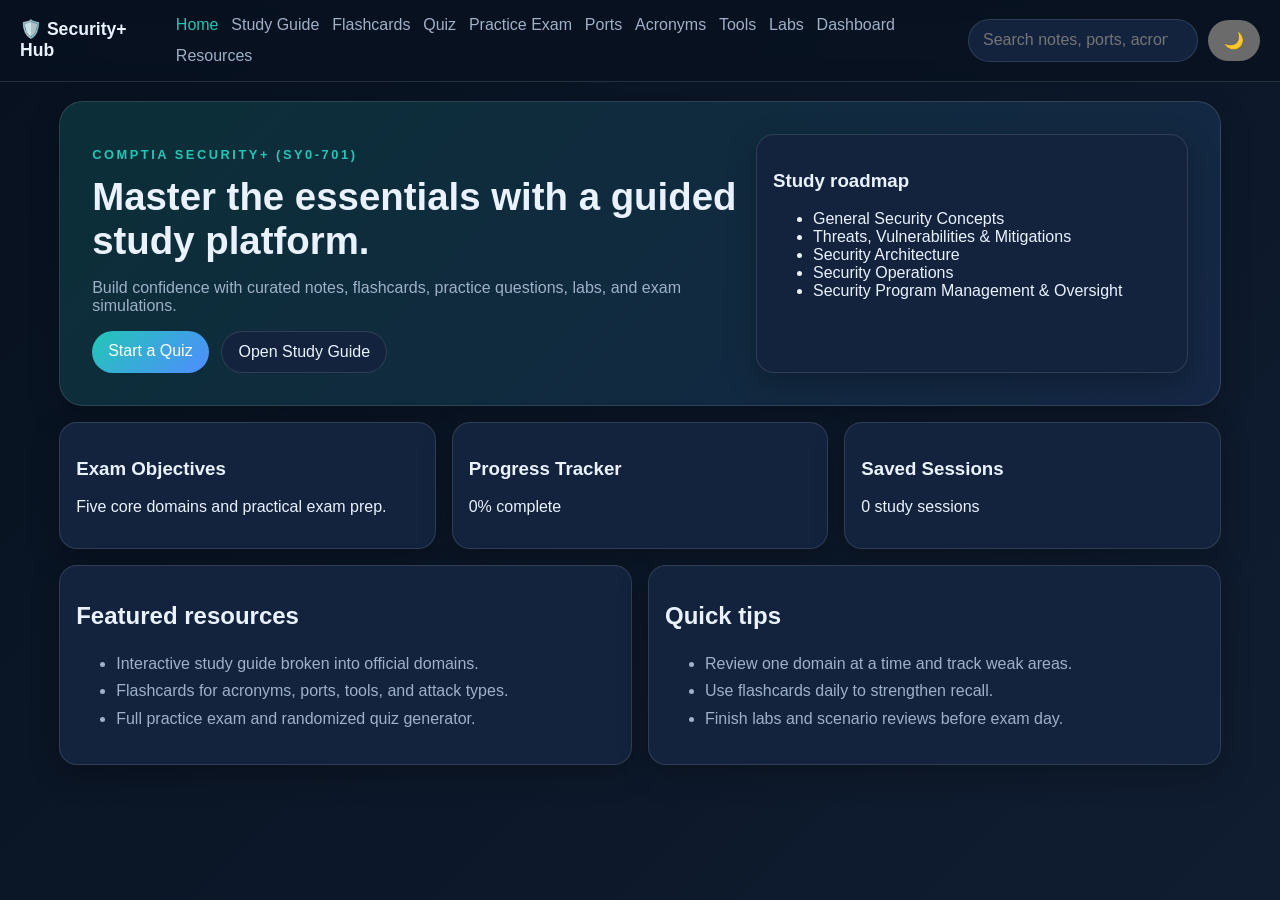
<file: index.html>
<!DOCTYPE html>
<html lang="en" data-theme="dark">
  <head>
    <meta charset="UTF-8" />
    <meta name="viewport" content="width=device-width, initial-scale=1.0" />
    <title>CompTIA Security+ Study Hub</title>
    <meta name="description" content="A modern interactive study hub for CompTIA Security+ SY0-701." />
    <link rel="stylesheet" href="css/styles.css" />
  </head>
  <body>
    <header class="topbar">
      <a class="brand" href="index.html">🛡️ Security+ Hub</a>
      <nav class="nav-links">
        <a href="index.html" class="active">Home</a>
        <a href="study.html">Study Guide</a>
        <a href="flashcards.html">Flashcards</a>
        <a href="quiz.html">Quiz</a>
        <a href="practice-exam.html">Practice Exam</a>
        <a href="ports.html">Ports</a>
        <a href="acronyms.html">Acronyms</a>
        <a href="tools.html">Tools</a>
        <a href="labs.html">Labs</a>
        <a href="dashboard.html">Dashboard</a>
        <a href="resources.html">Resources</a>
      </nav>
      <div class="header-actions">
        <input id="site-search" type="search" placeholder="Search notes, ports, acronyms..." />
        <button id="theme-toggle" class="icon-btn" aria-label="Toggle theme">🌙</button>
      </div>
    </header>

    <main class="page-shell">
      <section class="hero">
        <div>
          <p class="eyebrow">CompTIA Security+ (SY0-701)</p>
          <h1>Master the essentials with a guided study platform.</h1>
          <p class="hero-copy">
            Build confidence with curated notes, flashcards, practice questions, labs, and exam simulations.
          </p>
          <div class="hero-actions">
            <a class="btn btn-primary" href="quiz.html">Start a Quiz</a>
            <a class="btn btn-secondary" href="study.html">Open Study Guide</a>
          </div>
        </div>
        <div class="hero-card">
          <h3>Study roadmap</h3>
          <ul>
            <li>General Security Concepts</li>
            <li>Threats, Vulnerabilities & Mitigations</li>
            <li>Security Architecture</li>
            <li>Security Operations</li>
            <li>Security Program Management & Oversight</li>
          </ul>
        </div>
      </section>

      <section class="stats-grid">
        <article class="card stat-card">
          <h3>Exam Objectives</h3>
          <p>Five core domains and practical exam prep.</p>
        </article>
        <article class="card stat-card">
          <h3>Progress Tracker</h3>
          <p id="home-progress">0% complete</p>
        </article>
        <article class="card stat-card">
          <h3>Saved Sessions</h3>
          <p id="home-sessions">0 study sessions</p>
        </article>
      </section>

      <section class="grid-layout two-col">
        <article class="card">
          <h2>Featured resources</h2>
          <ul class="resource-list">
            <li>Interactive study guide broken into official domains.</li>
            <li>Flashcards for acronyms, ports, tools, and attack types.</li>
            <li>Full practice exam and randomized quiz generator.</li>
          </ul>
        </article>
        <article class="card">
          <h2>Quick tips</h2>
          <ul class="resource-list">
            <li>Review one domain at a time and track weak areas.</li>
            <li>Use flashcards daily to strengthen recall.</li>
            <li>Finish labs and scenario reviews before exam day.</li>
          </ul>
        </article>
      </section>
    </main>

    <button id="scroll-top" class="scroll-top" aria-label="Back to top">↑</button>
    <script src="js/app.js"></script>
  </body>
</html>
</file>
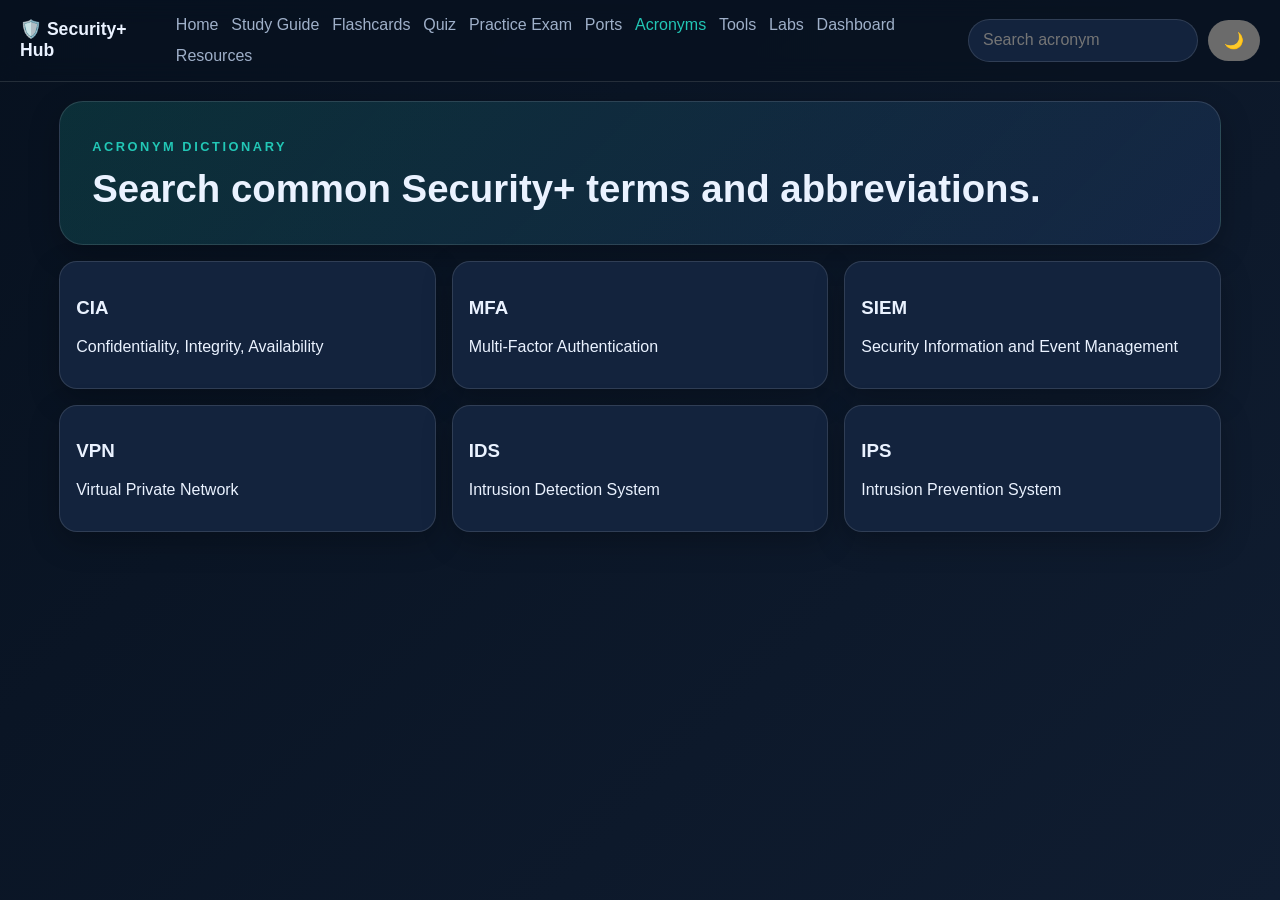
<file: acronyms.html>
<!DOCTYPE html>
<html lang="en" data-theme="dark">
  <head>
    <meta charset="UTF-8" />
    <meta name="viewport" content="width=device-width, initial-scale=1.0" />
    <title>Acronym Dictionary | Security+ Hub</title>
    <link rel="stylesheet" href="css/styles.css" />
  </head>
  <body>
    <header class="topbar">
      <a class="brand" href="index.html">🛡️ Security+ Hub</a>
      <nav class="nav-links">
        <a href="index.html">Home</a>
        <a href="study.html">Study Guide</a>
        <a href="flashcards.html">Flashcards</a>
        <a href="quiz.html">Quiz</a>
        <a href="practice-exam.html">Practice Exam</a>
        <a href="ports.html">Ports</a>
        <a href="acronyms.html" class="active">Acronyms</a>
        <a href="tools.html">Tools</a>
        <a href="labs.html">Labs</a>
        <a href="dashboard.html">Dashboard</a>
        <a href="resources.html">Resources</a>
      </nav>
      <div class="header-actions">
        <input id="acronym-search" type="search" placeholder="Search acronym" />
        <button id="theme-toggle" class="icon-btn" aria-label="Toggle theme">🌙</button>
      </div>
    </header>

    <main class="page-shell">
      <section class="hero compact">
        <div>
          <p class="eyebrow">Acronym Dictionary</p>
          <h1>Search common Security+ terms and abbreviations.</h1>
        </div>
      </section>
      <section id="acronym-list" class="card-list"></section>
    </main>

    <button id="scroll-top" class="scroll-top" aria-label="Back to top">↑</button>
    <script src="js/data.js"></script>
    <script src="js/app.js"></script>
  </body>
</html>
</file>
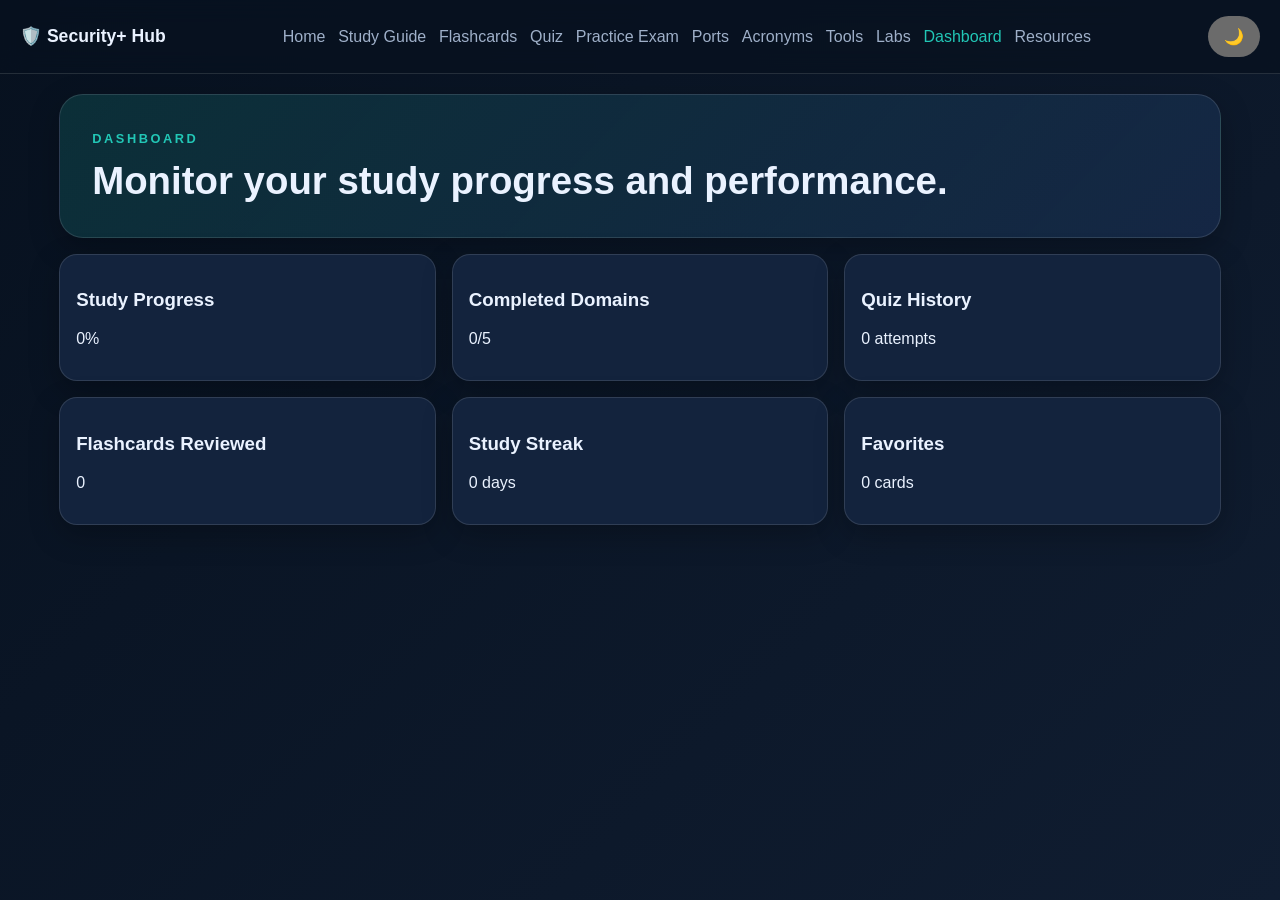
<file: dashboard.html>
<!DOCTYPE html>
<html lang="en" data-theme="dark">
  <head>
    <meta charset="UTF-8" />
    <meta name="viewport" content="width=device-width, initial-scale=1.0" />
    <title>Dashboard | Security+ Hub</title>
    <link rel="stylesheet" href="css/styles.css" />
  </head>
  <body>
    <header class="topbar">
      <a class="brand" href="index.html">🛡️ Security+ Hub</a>
      <nav class="nav-links">
        <a href="index.html">Home</a>
        <a href="study.html">Study Guide</a>
        <a href="flashcards.html">Flashcards</a>
        <a href="quiz.html">Quiz</a>
        <a href="practice-exam.html">Practice Exam</a>
        <a href="ports.html">Ports</a>
        <a href="acronyms.html">Acronyms</a>
        <a href="tools.html">Tools</a>
        <a href="labs.html">Labs</a>
        <a href="dashboard.html" class="active">Dashboard</a>
        <a href="resources.html">Resources</a>
      </nav>
      <div class="header-actions">
        <button id="theme-toggle" class="icon-btn" aria-label="Toggle theme">🌙</button>
      </div>
    </header>

    <main class="page-shell">
      <section class="hero compact">
        <div>
          <p class="eyebrow">Dashboard</p>
          <h1>Monitor your study progress and performance.</h1>
        </div>
      </section>
      <section id="dashboard-content" class="card-list"></section>
    </main>

    <button id="scroll-top" class="scroll-top" aria-label="Back to top">↑</button>
    <script src="js/app.js"></script>
  </body>
</html>
</file>
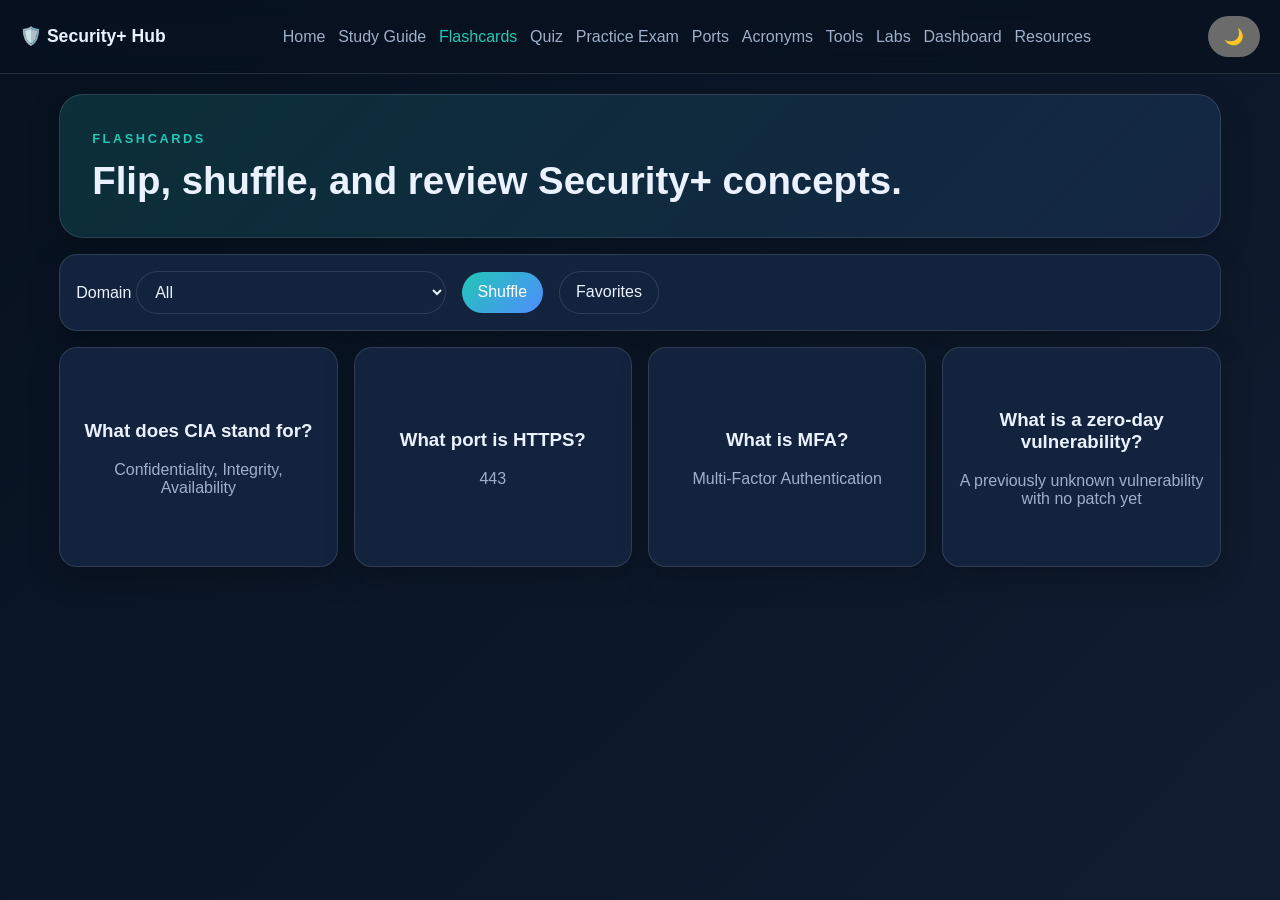
<file: flashcards.html>
<!DOCTYPE html>
<html lang="en" data-theme="dark">
  <head>
    <meta charset="UTF-8" />
    <meta name="viewport" content="width=device-width, initial-scale=1.0" />
    <title>Flashcards | Security+ Hub</title>
    <link rel="stylesheet" href="css/styles.css" />
  </head>
  <body>
    <header class="topbar">
      <a class="brand" href="index.html">🛡️ Security+ Hub</a>
      <nav class="nav-links">
        <a href="index.html">Home</a>
        <a href="study.html">Study Guide</a>
        <a href="flashcards.html" class="active">Flashcards</a>
        <a href="quiz.html">Quiz</a>
        <a href="practice-exam.html">Practice Exam</a>
        <a href="ports.html">Ports</a>
        <a href="acronyms.html">Acronyms</a>
        <a href="tools.html">Tools</a>
        <a href="labs.html">Labs</a>
        <a href="dashboard.html">Dashboard</a>
        <a href="resources.html">Resources</a>
      </nav>
      <div class="header-actions">
        <button id="theme-toggle" class="icon-btn" aria-label="Toggle theme">🌙</button>
      </div>
    </header>

    <main class="page-shell">
      <section class="hero compact">
        <div>
          <p class="eyebrow">Flashcards</p>
          <h1>Flip, shuffle, and review Security+ concepts.</h1>
        </div>
      </section>
      <section class="controls card">
        <label>
          Domain
          <select id="flashcard-filter">
            <option value="all">All</option>
          </select>
        </label>
        <button id="shuffle-cards" class="btn btn-primary">Shuffle</button>
        <button id="favorite-toggle" class="btn btn-secondary">Favorites</button>
      </section>
      <section id="flashcard-grid" class="card-grid"></section>
    </main>

    <button id="scroll-top" class="scroll-top" aria-label="Back to top">↑</button>
    <script src="js/app.js"></script>
  </body>
</html>
</file>
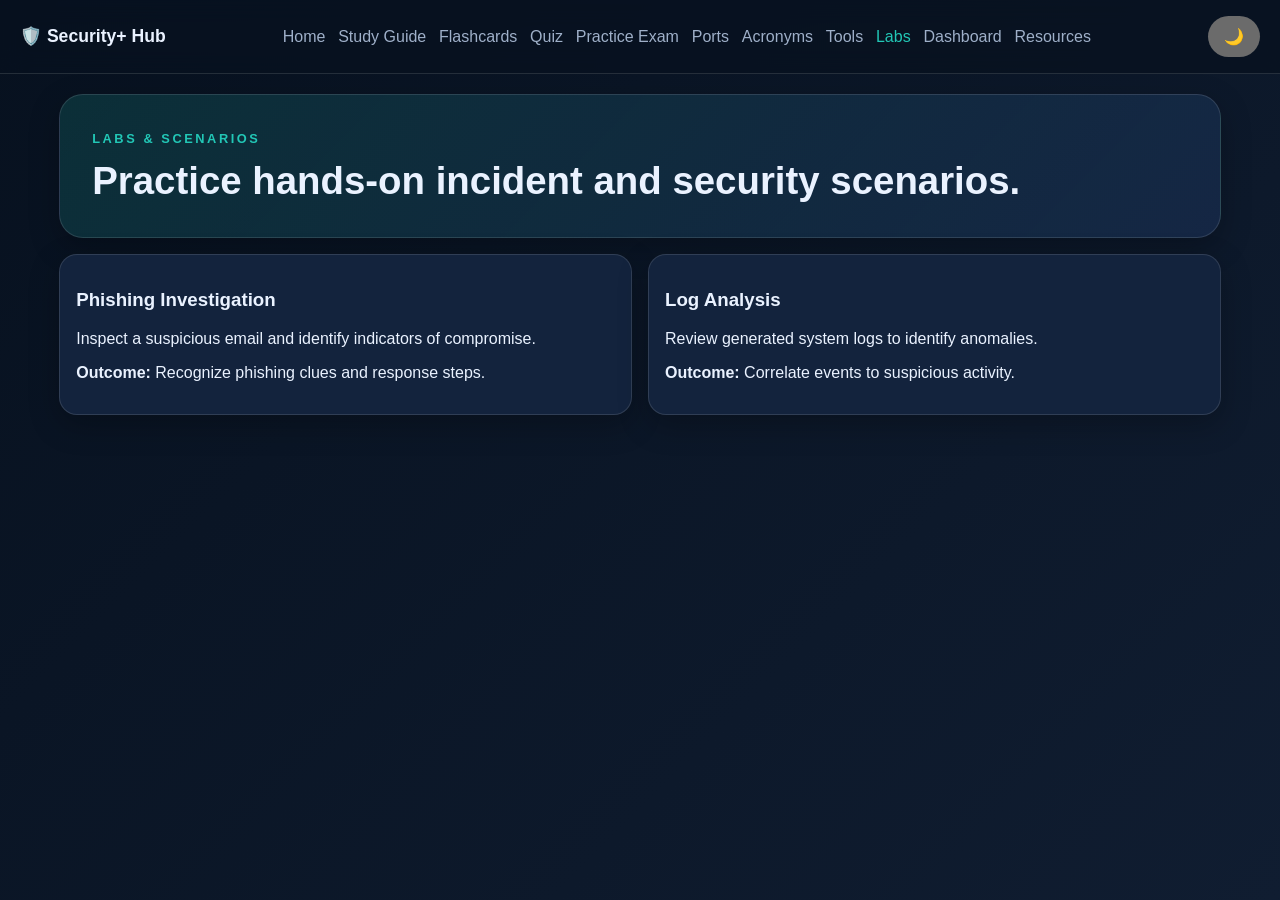
<file: labs.html>
<!DOCTYPE html>
<html lang="en" data-theme="dark">
  <head>
    <meta charset="UTF-8" />
    <meta name="viewport" content="width=device-width, initial-scale=1.0" />
    <title>Labs & Scenarios | Security+ Hub</title>
    <link rel="stylesheet" href="css/styles.css" />
  </head>
  <body>
    <header class="topbar">
      <a class="brand" href="index.html">🛡️ Security+ Hub</a>
      <nav class="nav-links">
        <a href="index.html">Home</a>
        <a href="study.html">Study Guide</a>
        <a href="flashcards.html">Flashcards</a>
        <a href="quiz.html">Quiz</a>
        <a href="practice-exam.html">Practice Exam</a>
        <a href="ports.html">Ports</a>
        <a href="acronyms.html">Acronyms</a>
        <a href="tools.html">Tools</a>
        <a href="labs.html" class="active">Labs</a>
        <a href="dashboard.html">Dashboard</a>
        <a href="resources.html">Resources</a>
      </nav>
      <div class="header-actions">
        <button id="theme-toggle" class="icon-btn" aria-label="Toggle theme">🌙</button>
      </div>
    </header>

    <main class="page-shell">
      <section class="hero compact">
        <div>
          <p class="eyebrow">Labs & Scenarios</p>
          <h1>Practice hands-on incident and security scenarios.</h1>
        </div>
      </section>
      <section id="labs-list" class="card-list"></section>
    </main>

    <button id="scroll-top" class="scroll-top" aria-label="Back to top">↑</button>
    <script src="js/app.js"></script>
  </body>
</html>
</file>
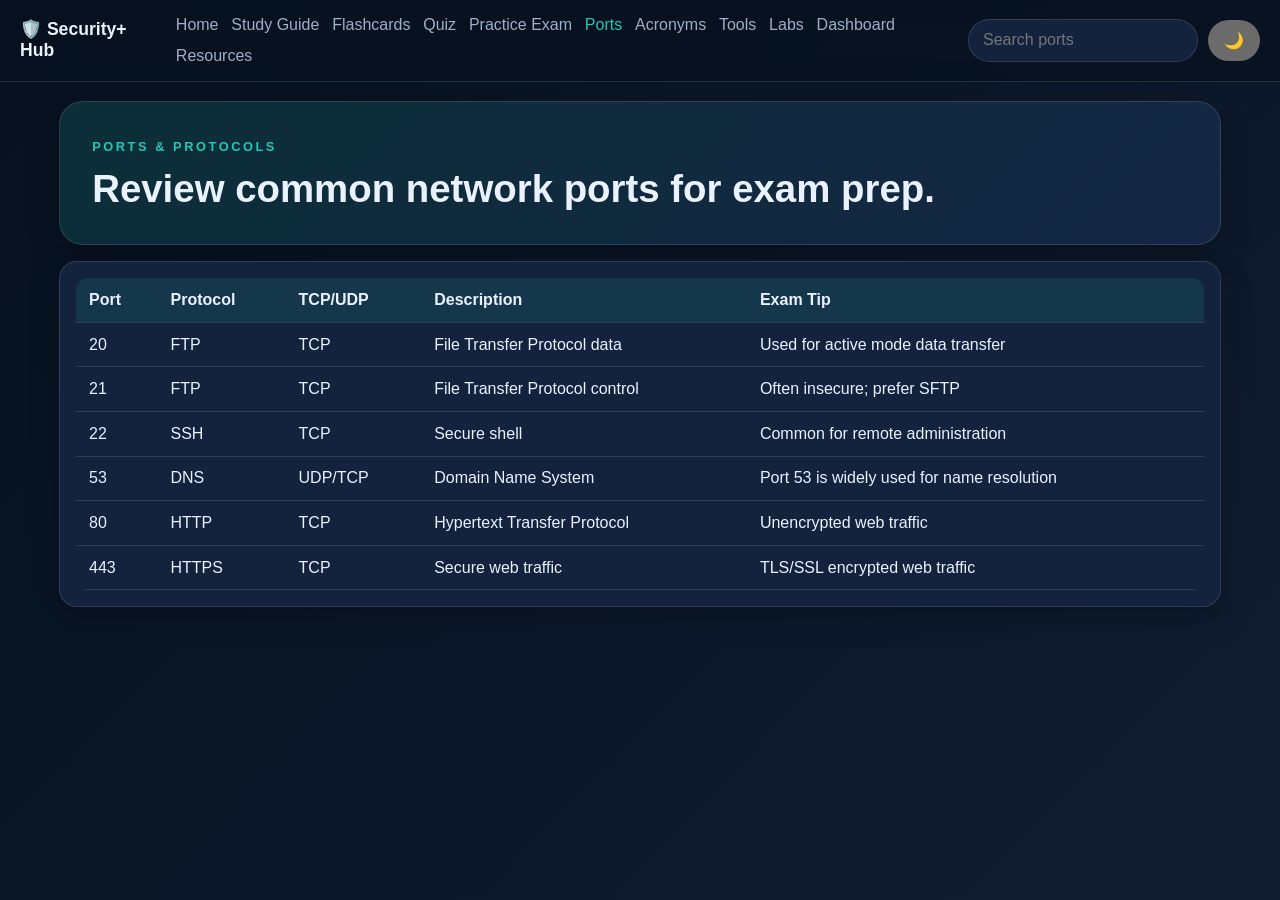
<file: ports.html>
<!DOCTYPE html>
<html lang="en" data-theme="dark">
  <head>
    <meta charset="UTF-8" />
    <meta name="viewport" content="width=device-width, initial-scale=1.0" />
    <title>Ports & Protocols | Security+ Hub</title>
    <link rel="stylesheet" href="css/styles.css" />
  </head>
  <body>
    <header class="topbar">
      <a class="brand" href="index.html">🛡️ Security+ Hub</a>
      <nav class="nav-links">
        <a href="index.html">Home</a>
        <a href="study.html">Study Guide</a>
        <a href="flashcards.html">Flashcards</a>
        <a href="quiz.html">Quiz</a>
        <a href="practice-exam.html">Practice Exam</a>
        <a href="ports.html" class="active">Ports</a>
        <a href="acronyms.html">Acronyms</a>
        <a href="tools.html">Tools</a>
        <a href="labs.html">Labs</a>
        <a href="dashboard.html">Dashboard</a>
        <a href="resources.html">Resources</a>
      </nav>
      <div class="header-actions">
        <input id="port-search" type="search" placeholder="Search ports" />
        <button id="theme-toggle" class="icon-btn" aria-label="Toggle theme">🌙</button>
      </div>
    </header>

    <main class="page-shell">
      <section class="hero compact">
        <div>
          <p class="eyebrow">Ports & Protocols</p>
          <h1>Review common network ports for exam prep.</h1>
        </div>
      </section>
      <section id="ports-table" class="card"></section>
    </main>

    <button id="scroll-top" class="scroll-top" aria-label="Back to top">↑</button>
    <script src="js/data.js"></script>
    <script src="js/app.js"></script>
  </body>
</html>
</file>
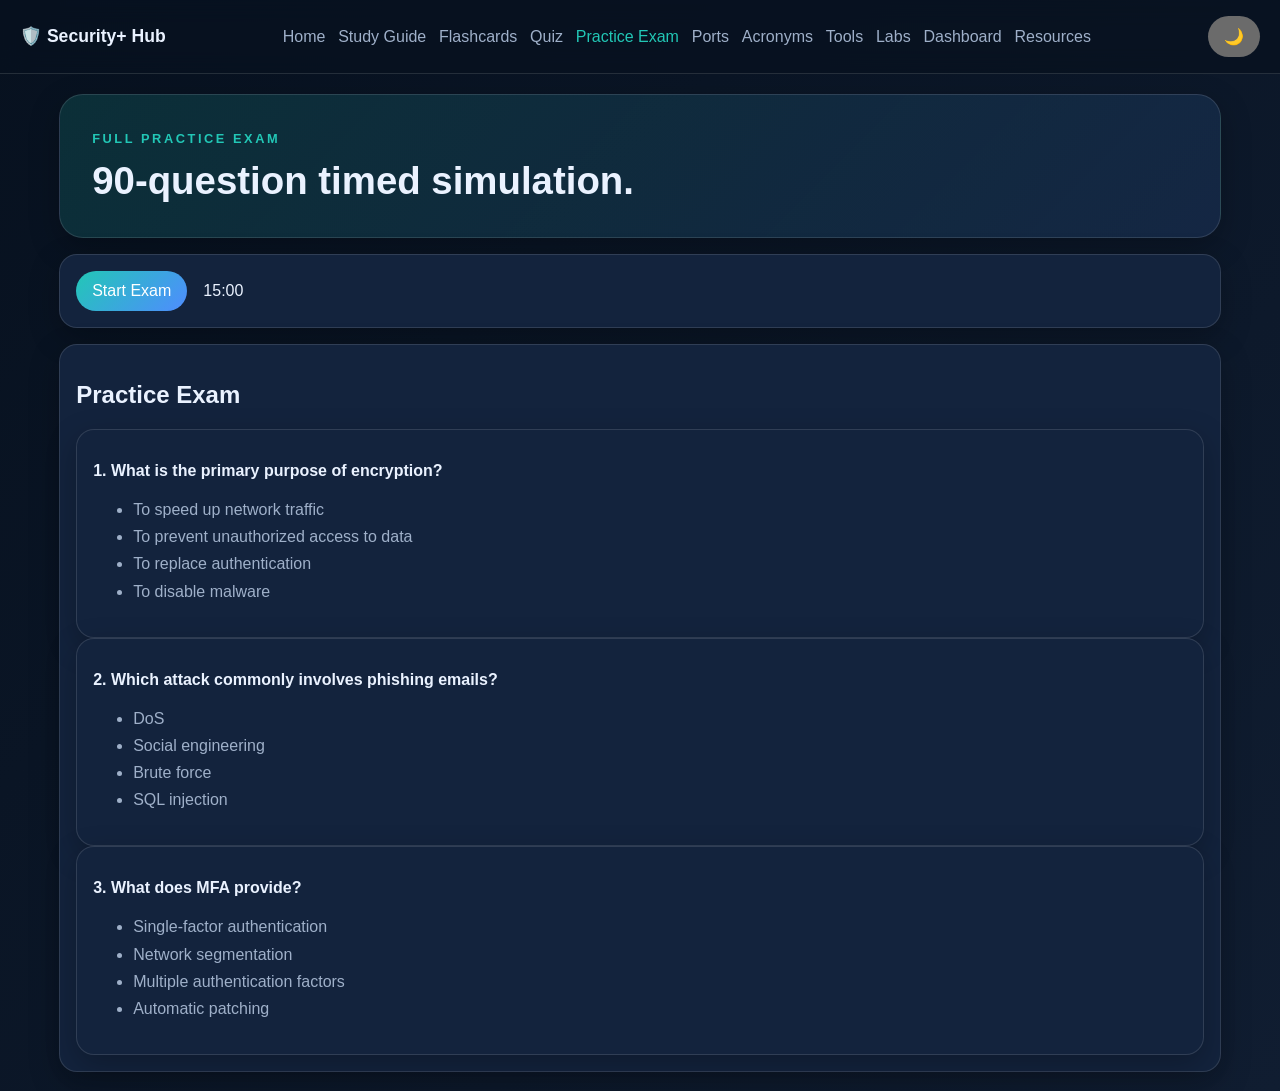
<file: practice-exam.html>
<!DOCTYPE html>
<html lang="en" data-theme="dark">
  <head>
    <meta charset="UTF-8" />
    <meta name="viewport" content="width=device-width, initial-scale=1.0" />
    <title>Practice Exam | Security+ Hub</title>
    <link rel="stylesheet" href="css/styles.css" />
  </head>
  <body>
    <header class="topbar">
      <a class="brand" href="index.html">🛡️ Security+ Hub</a>
      <nav class="nav-links">
        <a href="index.html">Home</a>
        <a href="study.html">Study Guide</a>
        <a href="flashcards.html">Flashcards</a>
        <a href="quiz.html">Quiz</a>
        <a href="practice-exam.html" class="active">Practice Exam</a>
        <a href="ports.html">Ports</a>
        <a href="acronyms.html">Acronyms</a>
        <a href="tools.html">Tools</a>
        <a href="labs.html">Labs</a>
        <a href="dashboard.html">Dashboard</a>
        <a href="resources.html">Resources</a>
      </nav>
      <div class="header-actions">
        <button id="theme-toggle" class="icon-btn" aria-label="Toggle theme">🌙</button>
      </div>
    </header>

    <main class="page-shell">
      <section class="hero compact">
        <div>
          <p class="eyebrow">Full Practice Exam</p>
          <h1>90-question timed simulation.</h1>
        </div>
      </section>
      <section class="controls card">
        <button id="start-exam" class="btn btn-primary">Start Exam</button>
        <span id="exam-timer">15:00</span>
      </section>
      <section id="exam-container" class="card"></section>
    </main>

    <button id="scroll-top" class="scroll-top" aria-label="Back to top">↑</button>
    <script src="js/app.js"></script>
  </body>
</html>
</file>
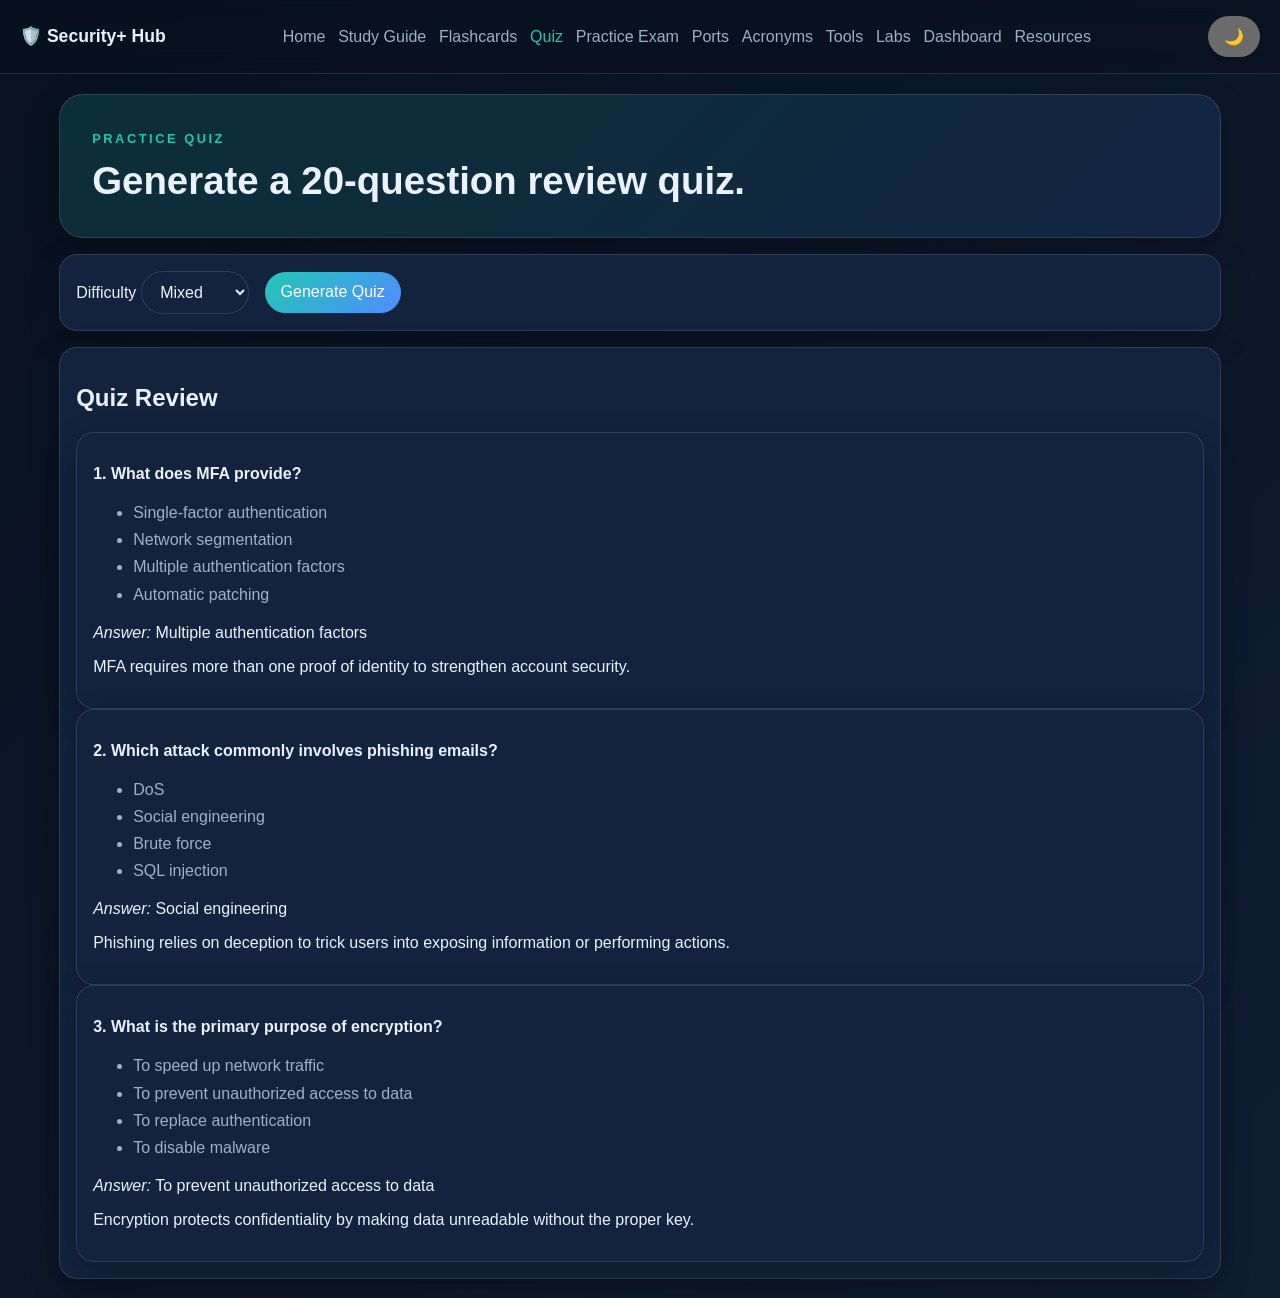
<file: quiz.html>
<!DOCTYPE html>
<html lang="en" data-theme="dark">
  <head>
    <meta charset="UTF-8" />
    <meta name="viewport" content="width=device-width, initial-scale=1.0" />
    <title>Quiz | Security+ Hub</title>
    <link rel="stylesheet" href="css/styles.css" />
  </head>
  <body>
    <header class="topbar">
      <a class="brand" href="index.html">🛡️ Security+ Hub</a>
      <nav class="nav-links">
        <a href="index.html">Home</a>
        <a href="study.html">Study Guide</a>
        <a href="flashcards.html">Flashcards</a>
        <a href="quiz.html" class="active">Quiz</a>
        <a href="practice-exam.html">Practice Exam</a>
        <a href="ports.html">Ports</a>
        <a href="acronyms.html">Acronyms</a>
        <a href="tools.html">Tools</a>
        <a href="labs.html">Labs</a>
        <a href="dashboard.html">Dashboard</a>
        <a href="resources.html">Resources</a>
      </nav>
      <div class="header-actions">
        <button id="theme-toggle" class="icon-btn" aria-label="Toggle theme">🌙</button>
      </div>
    </header>

    <main class="page-shell">
      <section class="hero compact">
        <div>
          <p class="eyebrow">Practice Quiz</p>
          <h1>Generate a 20-question review quiz.</h1>
        </div>
      </section>
      <section class="controls card">
        <label>
          Difficulty
          <select id="quiz-difficulty">
            <option value="mixed">Mixed</option>
            <option value="easy">Easy</option>
            <option value="medium">Medium</option>
            <option value="hard">Hard</option>
          </select>
        </label>
        <button id="new-quiz" class="btn btn-primary">Generate Quiz</button>
      </section>
      <section id="quiz-container" class="card"></section>
    </main>

    <button id="scroll-top" class="scroll-top" aria-label="Back to top">↑</button>
    <script src="js/app.js"></script>
  </body>
</html>
</file>
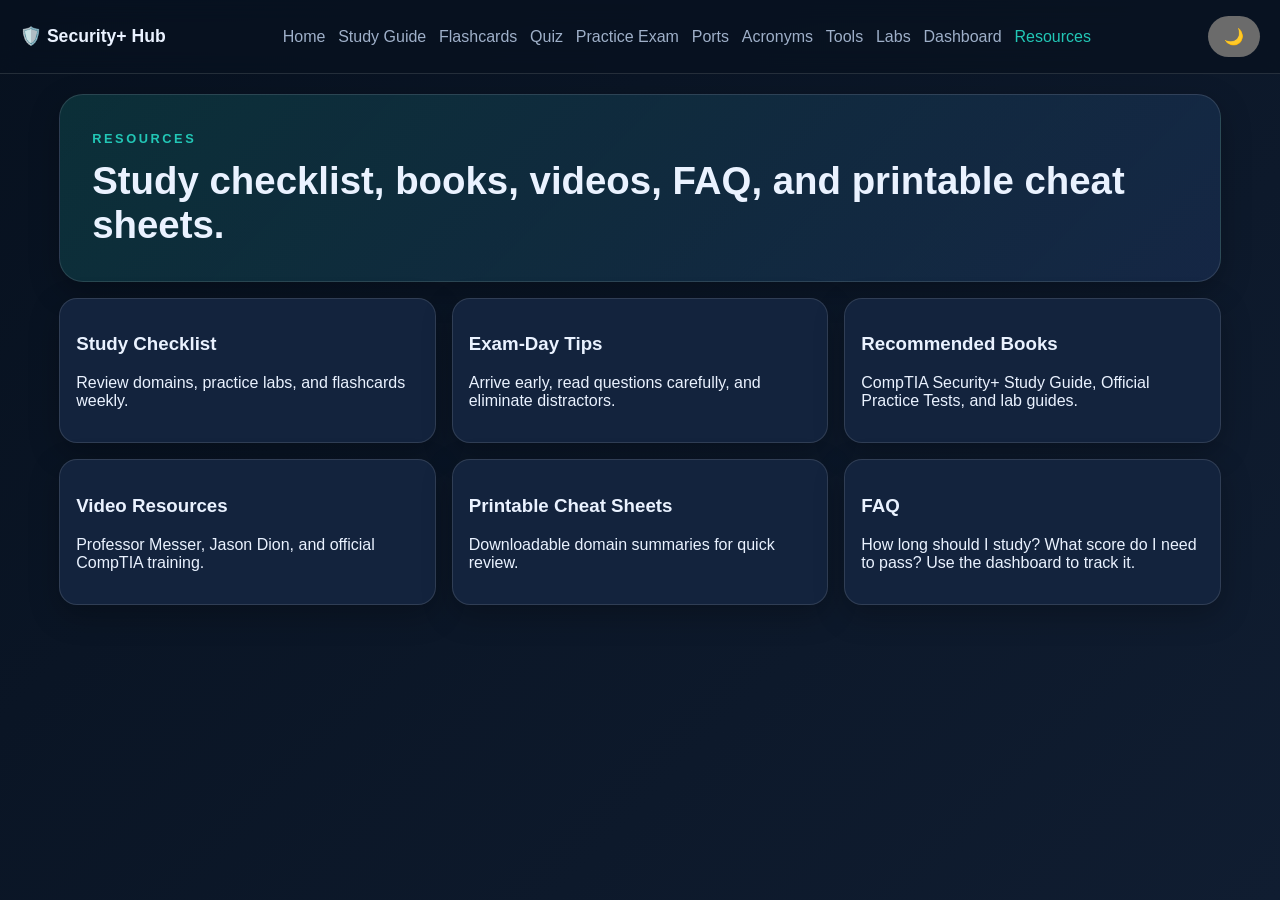
<file: resources.html>
<!DOCTYPE html>
<html lang="en" data-theme="dark">
  <head>
    <meta charset="UTF-8" />
    <meta name="viewport" content="width=device-width, initial-scale=1.0" />
    <title>Resources | Security+ Hub</title>
    <link rel="stylesheet" href="css/styles.css" />
  </head>
  <body>
    <header class="topbar">
      <a class="brand" href="index.html">🛡️ Security+ Hub</a>
      <nav class="nav-links">
        <a href="index.html">Home</a>
        <a href="study.html">Study Guide</a>
        <a href="flashcards.html">Flashcards</a>
        <a href="quiz.html">Quiz</a>
        <a href="practice-exam.html">Practice Exam</a>
        <a href="ports.html">Ports</a>
        <a href="acronyms.html">Acronyms</a>
        <a href="tools.html">Tools</a>
        <a href="labs.html">Labs</a>
        <a href="dashboard.html">Dashboard</a>
        <a href="resources.html" class="active">Resources</a>
      </nav>
      <div class="header-actions">
        <button id="theme-toggle" class="icon-btn" aria-label="Toggle theme">🌙</button>
      </div>
    </header>

    <main class="page-shell">
      <section class="hero compact">
        <div>
          <p class="eyebrow">Resources</p>
          <h1>Study checklist, books, videos, FAQ, and printable cheat sheets.</h1>
        </div>
      </section>
      <section id="resources-content" class="card-list"></section>
    </main>

    <button id="scroll-top" class="scroll-top" aria-label="Back to top">↑</button>
    <script src="js/app.js"></script>
  </body>
</html>
</file>
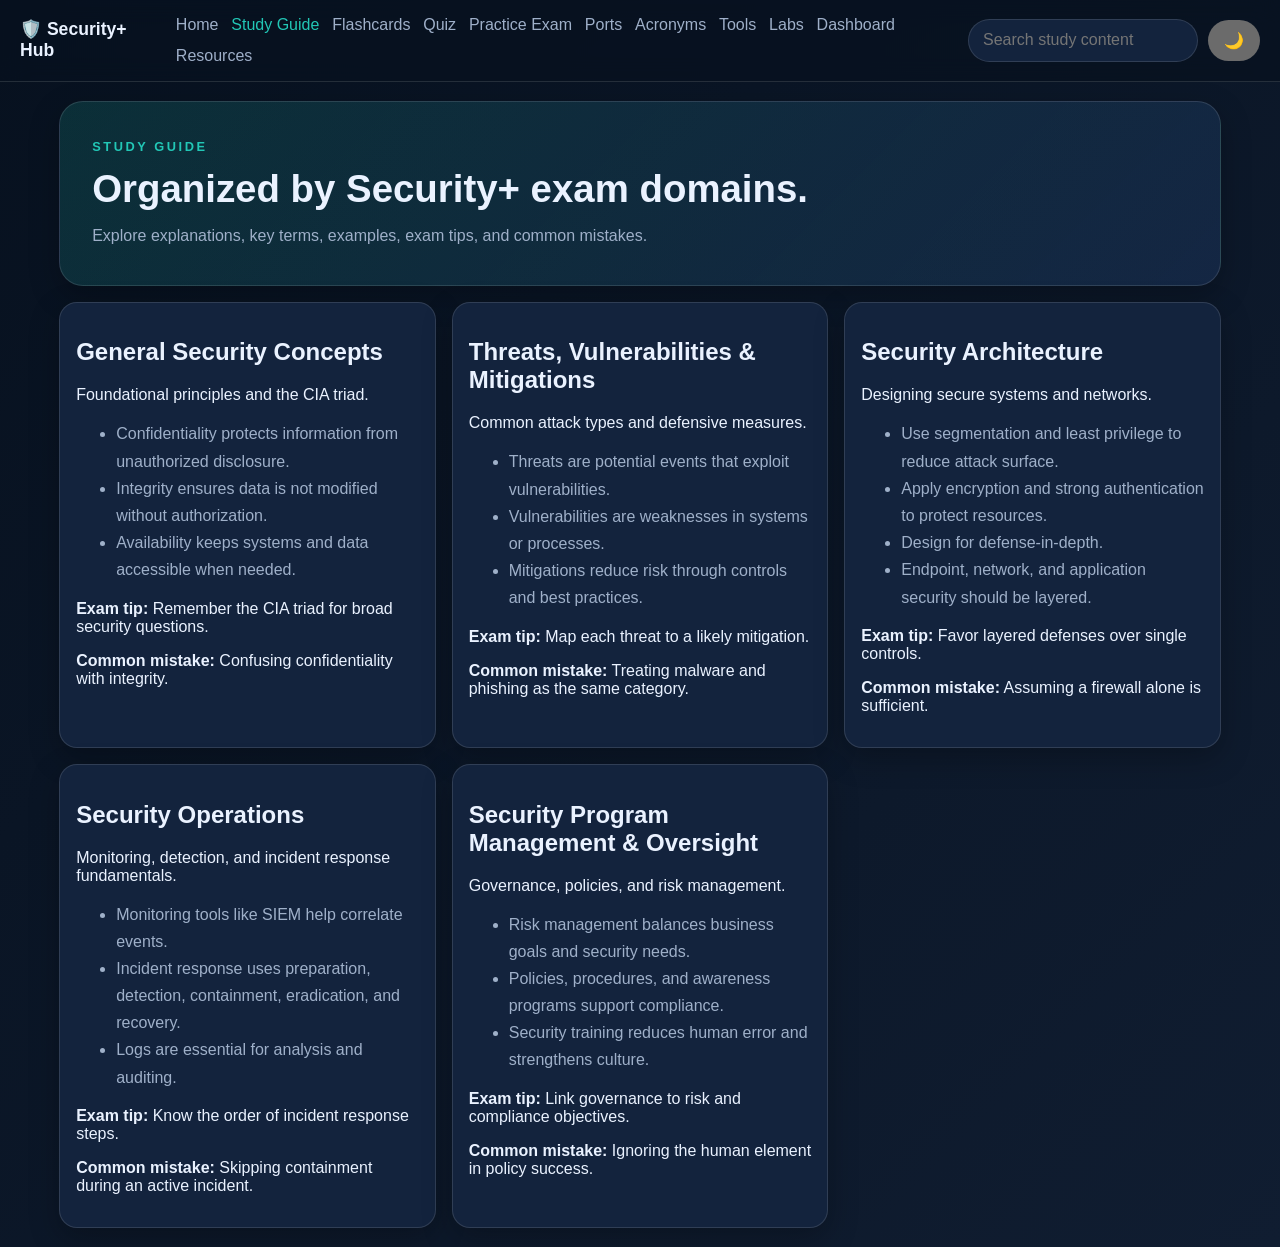
<file: study.html>
<!DOCTYPE html>
<html lang="en" data-theme="dark">
  <head>
    <meta charset="UTF-8" />
    <meta name="viewport" content="width=device-width, initial-scale=1.0" />
    <title>Study Guide | Security+ Hub</title>
    <link rel="stylesheet" href="css/styles.css" />
  </head>
  <body>
    <header class="topbar">
      <a class="brand" href="index.html">🛡️ Security+ Hub</a>
      <nav class="nav-links">
        <a href="index.html">Home</a>
        <a href="study.html" class="active">Study Guide</a>
        <a href="flashcards.html">Flashcards</a>
        <a href="quiz.html">Quiz</a>
        <a href="practice-exam.html">Practice Exam</a>
        <a href="ports.html">Ports</a>
        <a href="acronyms.html">Acronyms</a>
        <a href="tools.html">Tools</a>
        <a href="labs.html">Labs</a>
        <a href="dashboard.html">Dashboard</a>
        <a href="resources.html">Resources</a>
      </nav>
      <div class="header-actions">
        <input id="site-search" type="search" placeholder="Search study content" />
        <button id="theme-toggle" class="icon-btn" aria-label="Toggle theme">🌙</button>
      </div>
    </header>

    <main class="page-shell">
      <section class="hero compact">
        <div>
          <p class="eyebrow">Study Guide</p>
          <h1>Organized by Security+ exam domains.</h1>
          <p class="hero-copy">Explore explanations, key terms, examples, exam tips, and common mistakes.</p>
        </div>
      </section>
      <section id="study-guide-content" class="card-list"></section>
    </main>

    <button id="scroll-top" class="scroll-top" aria-label="Back to top">↑</button>
    <script src="js/app.js"></script>
  </body>
</html>
</file>
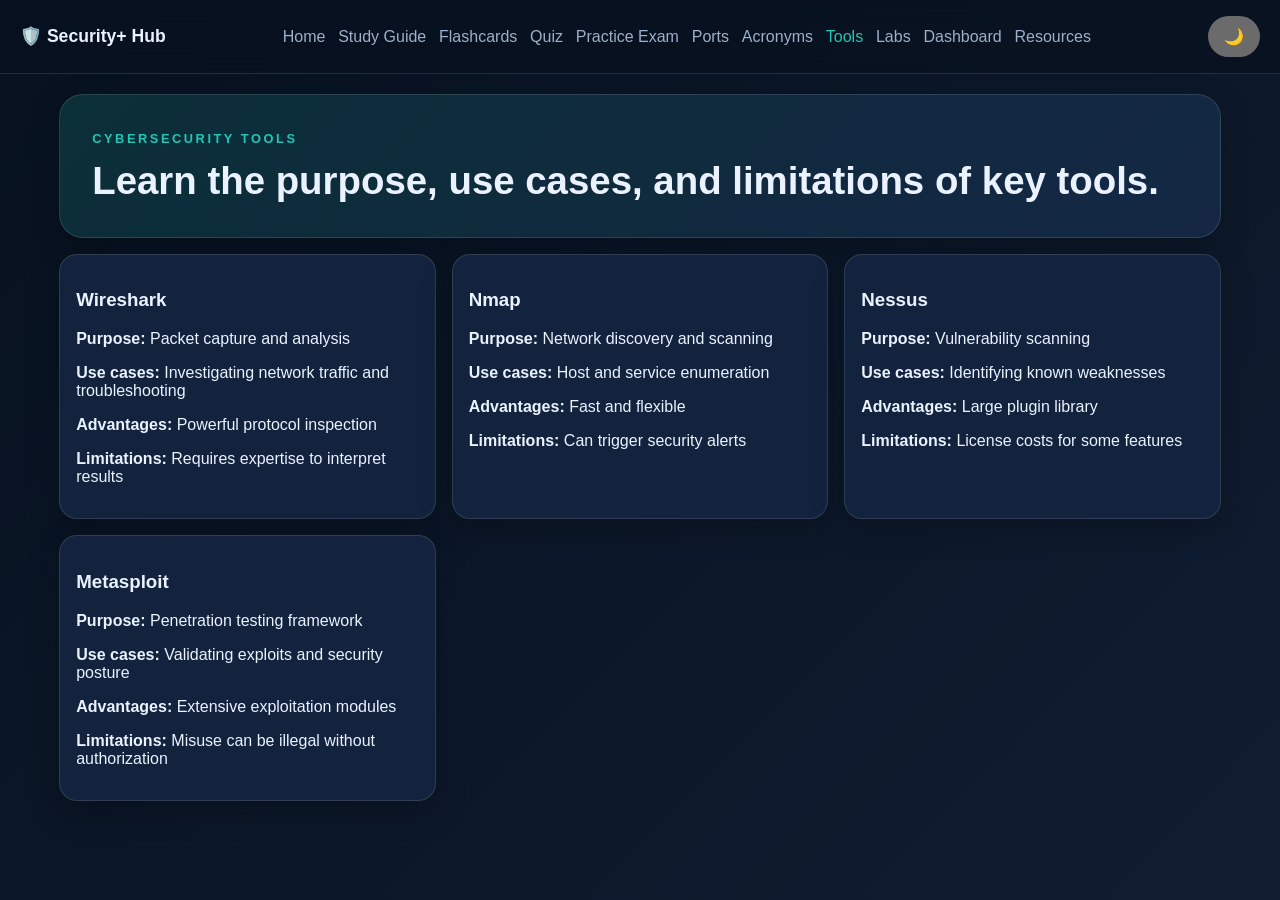
<file: tools.html>
<!DOCTYPE html>
<html lang="en" data-theme="dark">
  <head>
    <meta charset="UTF-8" />
    <meta name="viewport" content="width=device-width, initial-scale=1.0" />
    <title>Cybersecurity Tools | Security+ Hub</title>
    <link rel="stylesheet" href="css/styles.css" />
  </head>
  <body>
    <header class="topbar">
      <a class="brand" href="index.html">🛡️ Security+ Hub</a>
      <nav class="nav-links">
        <a href="index.html">Home</a>
        <a href="study.html">Study Guide</a>
        <a href="flashcards.html">Flashcards</a>
        <a href="quiz.html">Quiz</a>
        <a href="practice-exam.html">Practice Exam</a>
        <a href="ports.html">Ports</a>
        <a href="acronyms.html">Acronyms</a>
        <a href="tools.html" class="active">Tools</a>
        <a href="labs.html">Labs</a>
        <a href="dashboard.html">Dashboard</a>
        <a href="resources.html">Resources</a>
      </nav>
      <div class="header-actions">
        <button id="theme-toggle" class="icon-btn" aria-label="Toggle theme">🌙</button>
      </div>
    </header>

    <main class="page-shell">
      <section class="hero compact">
        <div>
          <p class="eyebrow">Cybersecurity Tools</p>
          <h1>Learn the purpose, use cases, and limitations of key tools.</h1>
        </div>
      </section>
      <section id="tools-list" class="card-list"></section>
    </main>

    <button id="scroll-top" class="scroll-top" aria-label="Back to top">↑</button>
    <script src="js/app.js"></script>
  </body>
</html>
</file>
<file: css/styles.css>
:root {
  color-scheme: dark;
  --bg: #07111f;
  --bg-soft: #101d31;
  --panel: #13233d;
  --text: #eaf2ff;
  --muted: #9fb0c9;
  --accent: #22c7b6;
  --accent-2: #4f8cff;
  --border: rgba(255, 255, 255, 0.12);
  --shadow: 0 10px 30px rgba(0, 0, 0, 0.25);
}

:root[data-theme='light'] {
  color-scheme: light;
  --bg: #f4f7fb;
  --bg-soft: #e8eef8;
  --panel: #ffffff;
  --text: #13233d;
  --muted: #4f6078;
  --accent: #0f8f84;
  --accent-2: #2c6be3;
  --border: rgba(0, 0, 0, 0.08);
  --shadow: 0 10px 24px rgba(15, 31, 59, 0.1);
}

* { box-sizing: border-box; }
body {
  margin: 0;
  font-family: Inter, "Segoe UI", Roboto, Arial, sans-serif;
  background: linear-gradient(135deg, var(--bg), var(--bg-soft));
  color: var(--text);
  min-height: 100vh;
}

a { color: inherit; text-decoration: none; }
button, input, select { font: inherit; }

.topbar {
  display: flex;
  align-items: center;
  justify-content: space-between;
  gap: 1rem;
  padding: 1rem 1.25rem;
  background: rgba(7, 17, 31, 0.72);
  backdrop-filter: blur(12px);
  position: sticky;
  top: 0;
  z-index: 10;
  border-bottom: 1px solid var(--border);
}
.brand { font-weight: 800; font-size: 1.1rem; }
.nav-links { display: flex; gap: 0.8rem; flex-wrap: wrap; }
.nav-links a { color: var(--muted); transition: color 0.2s ease; }
.nav-links a.active, .nav-links a:hover { color: var(--accent); }
.header-actions { display: flex; align-items: center; gap: 0.6rem; }
.header-actions input, .controls select, .controls input {
  border: 1px solid var(--border);
  background: var(--panel);
  color: var(--text);
  padding: 0.7rem 0.9rem;
  border-radius: 999px;
}
.icon-btn, .btn {
  border: none;
  cursor: pointer;
  border-radius: 999px;
  padding: 0.7rem 1rem;
  transition: transform 0.2s ease, background 0.2s ease;
}
.icon-btn:hover, .btn:hover { transform: translateY(-1px); }
.btn-primary { background: linear-gradient(135deg, var(--accent), var(--accent-2)); color: white; }
.btn-secondary { background: var(--panel); color: var(--text); border: 1px solid var(--border); }

.page-shell { max-width: 1200px; margin: 0 auto; padding: 1.2rem; }
.hero {
  display: grid;
  grid-template-columns: 1.5fr 1fr;
  gap: 1rem;
  padding: 2rem;
  background: linear-gradient(135deg, rgba(34,199,182,0.16), rgba(79,140,255,0.12));
  border: 1px solid var(--border);
  border-radius: 24px;
  box-shadow: var(--shadow);
  margin-bottom: 1rem;
}
.hero.compact { grid-template-columns: 1fr; padding: 1.5rem 2rem; }
.eyebrow { text-transform: uppercase; letter-spacing: 0.2em; color: var(--accent); font-size: 0.8rem; font-weight: 700; }
.hero h1 { font-size: clamp(1.8rem, 3vw, 2.6rem); margin: 0.2rem 0 0.6rem; }
.hero-copy { color: var(--muted); max-width: 760px; }
.hero-actions { display: flex; gap: 0.8rem; flex-wrap: wrap; margin-top: 1rem; }
.hero-card, .card, .controls {
  background: var(--panel);
  border: 1px solid var(--border);
  border-radius: 18px;
  padding: 1rem;
  box-shadow: var(--shadow);
}
.stats-grid, .grid-layout, .card-grid, .card-list { display: grid; gap: 1rem; }
.stats-grid { grid-template-columns: repeat(3, minmax(0, 1fr)); margin-bottom: 1rem; }
.grid-layout.two-col { grid-template-columns: repeat(2, minmax(0, 1fr)); }
.card-grid { grid-template-columns: repeat(auto-fit, minmax(240px, 1fr)); }
.card-list { grid-template-columns: repeat(auto-fit, minmax(280px, 1fr)); }
.resource-list { color: var(--muted); line-height: 1.7; }
.controls { display: flex; gap: 1rem; align-items: center; flex-wrap: wrap; margin-bottom: 1rem; }
.flashcard, .topic-card, .tool-card, .lab-card, .resource-card, .metric-card {
  background: var(--panel);
  border: 1px solid var(--border);
  border-radius: 18px;
  padding: 1rem;
  box-shadow: var(--shadow);
}
.flashcard { min-height: 220px; display: flex; align-items: center; justify-content: center; text-align: center; cursor: pointer; }
.flashcard .back { color: var(--muted); }
table { width: 100%; border-collapse: collapse; overflow: hidden; border-radius: 12px; }
th, td { padding: 0.8rem; border-bottom: 1px solid var(--border); text-align: left; }
th { background: rgba(34,199,182,0.12); }
.scroll-top {
  position: fixed;
  right: 1rem;
  bottom: 1rem;
  border: none;
  border-radius: 999px;
  padding: 0.8rem 1rem;
  background: var(--accent);
  color: white;
  cursor: pointer;
  display: none;
}
.hidden { display: none; }
@media (max-width: 900px) {
  .topbar { flex-direction: column; align-items: flex-start; }
  .hero, .grid-layout.two-col { grid-template-columns: 1fr; }
  .stats-grid { grid-template-columns: 1fr; }
}
@media (max-width: 600px) {
  .page-shell { padding: 0.8rem; }
  .hero { padding: 1rem; }
  .nav-links { font-size: 0.92rem; }
  .header-actions { width: 100%; flex-wrap: wrap; }
  .header-actions input { flex: 1 1 100%; }
}
</file>
